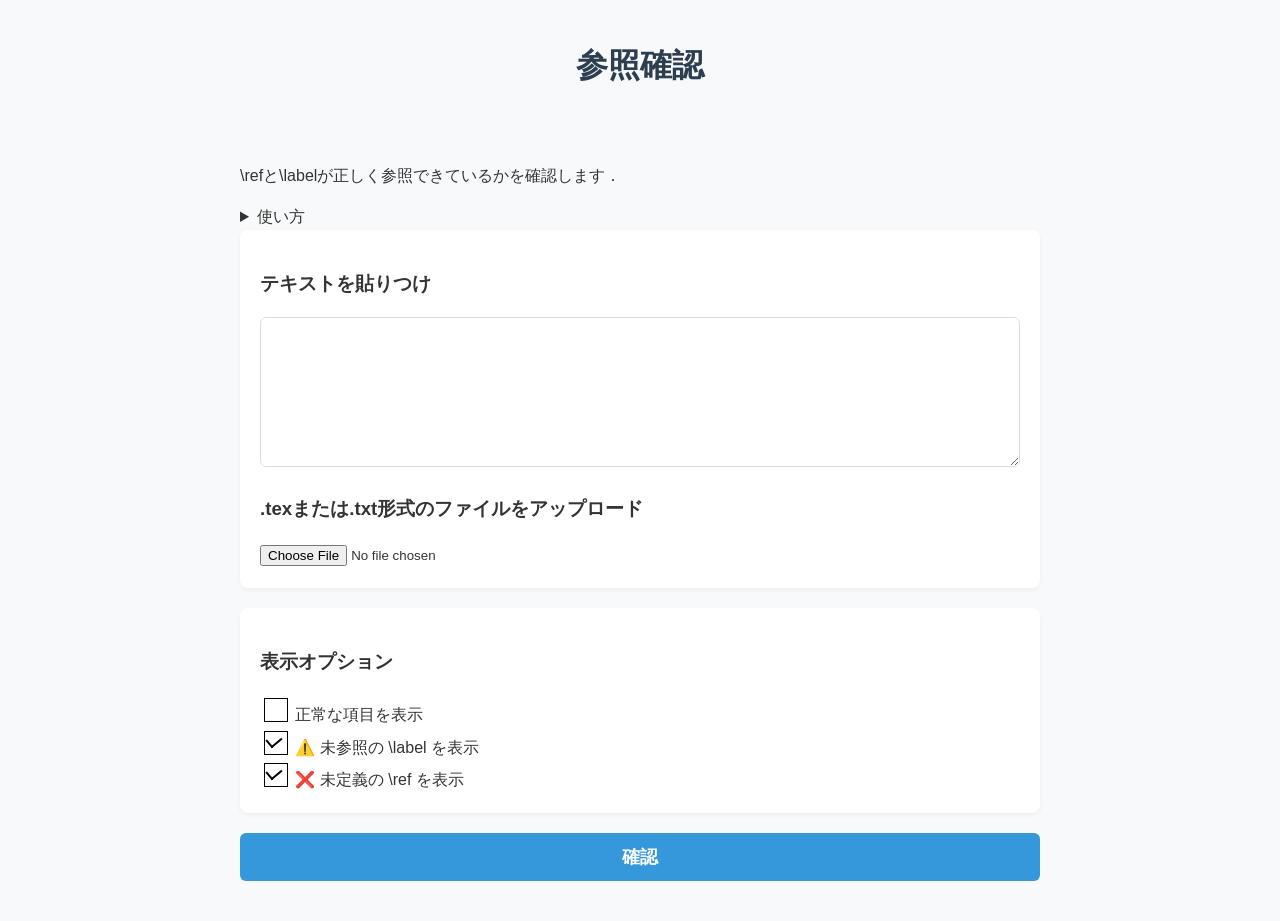
<file: index.html>
<!DOCTYPE html>
<html lang="ja">
<head>
	<meta charset="UTF-8">
	<title>ref&label checker</title>
	<link rel="stylesheet" href="style.css">
</head>

<body>
<h1>参照確認</h1><br/>
<p>\refと\labelが正しく参照できているかを確認します．</p>

<details>
	<summary>使い方</summary>
	<h3>使い方</h3>
	<ol>
		<li>下の入力欄にコードを貼り付け<br/>または，.texファイルをアップロード</li>
		<li>「表示オプション」で出力したい項目を選ぶ</li>
		<li>「確認」ボタンを押す</li>
		<li>出力欄に参照元と参照先の一覧を表示します</li>
	</ol>
</details>

<div class="section">
	<h3>テキストを貼りつけ</h3>
	<textarea id="text"></textarea>
	<h3>.texまたは.txt形式のファイルをアップロード</h3>
	<input type="file" id="file" accept=".tex, .txt"/>
</div>

<div class="section">
	<h3>表示オプション</h3>
	<label><input type="checkbox" id="showNormal"> 正常な項目を表示</label><br/>
	<label><input type="checkbox" id="showUnused" checked> ⚠️ 未参照の \label を表示</label><br/>
	<label><input type="checkbox" id="showUndefined" checked> ❌ 未定義の \ref を表示</label>
</div>

<button id="exe" class="main_btn">確認</button>

<div class="section" id="labelResult" style="display: none; padding: 15px;"></div>

<div class="toast" id="toast">テキストを入力，またはファイルをアップロードしてください</div>

<script src="script.js"></script>
</body>
</html>
</file>
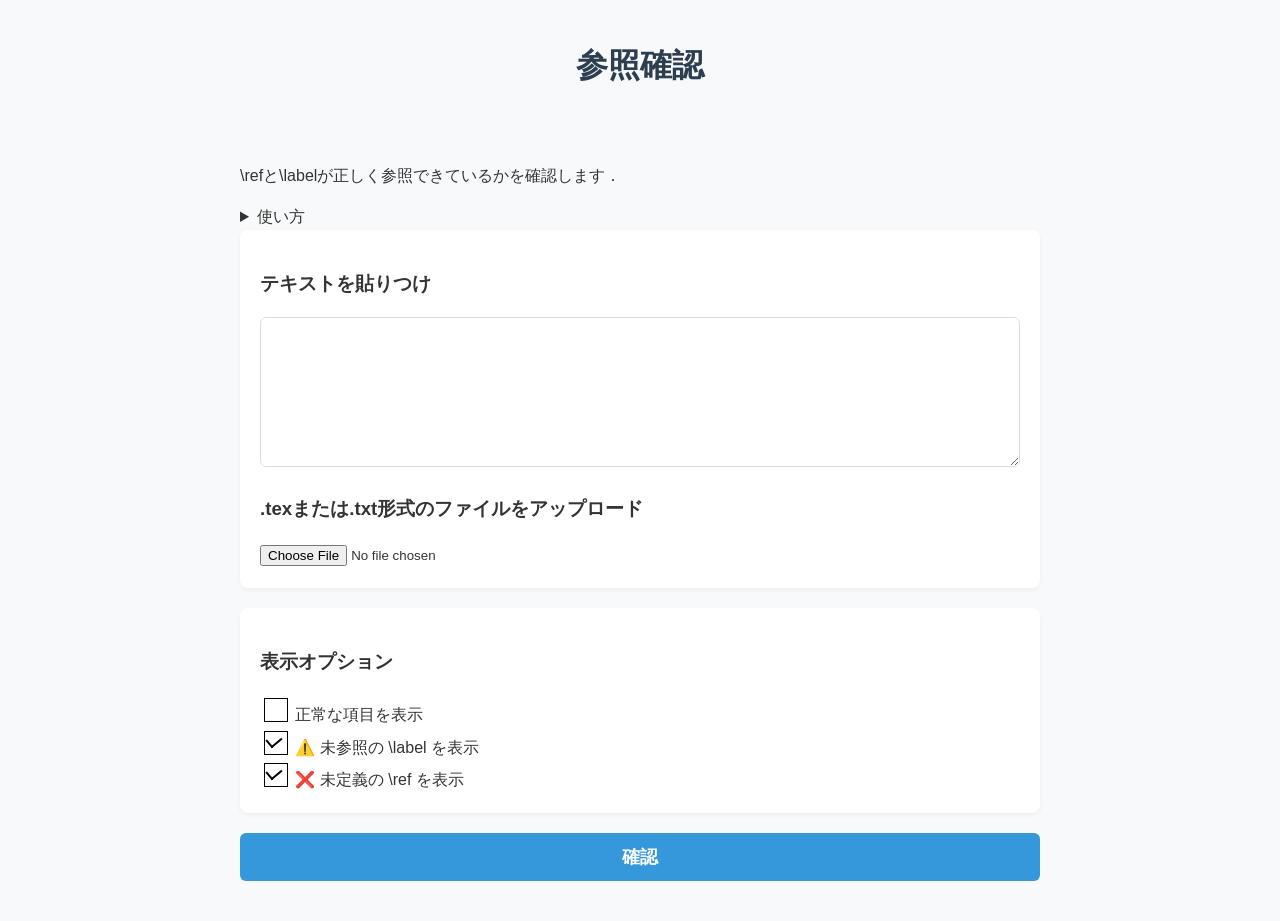
<file: ref_label_cheker/index.html>
<!DOCTYPE html>
<html lang="ja">
<head>
	<meta charset="UTF-8">
	<title>ref&label checker</title>
	<link rel="stylesheet" href="style.css">
</head>

<body>
<h1>参照確認</h1><br/>
<p>\refと\labelが正しく参照できているかを確認します．</p>

<details>
	<summary>使い方</summary>
	<h3>使い方</h3>
	<ol>
		<li>下の入力欄にコードを貼り付け<br/>または，.texファイルをアップロード</li>
		<li>「表示オプション」で出力したい項目を選ぶ</li>
		<li>「確認」ボタンを押す</li>
		<li>出力欄に参照元と参照先の一覧を表示します</li>
	</ol>
</details>

<div class="section">
	<h3>テキストを貼りつけ</h3>
	<textarea id="text"></textarea>
	<h3>.texまたは.txt形式のファイルをアップロード</h3>
	<input type="file" id="file" accept=".tex"/>
</div>

<div class="section">
	<h3>表示オプション</h3>
	<label><input type="checkbox" id="showNormal"> 正常な項目を表示</label><br/>
	<label><input type="checkbox" id="showUnused" checked> ⚠️ 未参照の \label を表示</label><br/>
	<label><input type="checkbox" id="showUndefined" checked> ❌ 未定義の \ref を表示</label>
</div>

<button id="exe" class="main_btn">確認</button>

<div class="section" id="labelResult" style="display: none; padding: 15px;"></div>

<div class="toast" id="toast">テキストを入力，またはファイルをアップロードしてください</div>

<script src="script.js"></script>
</body>
</html>
</file>
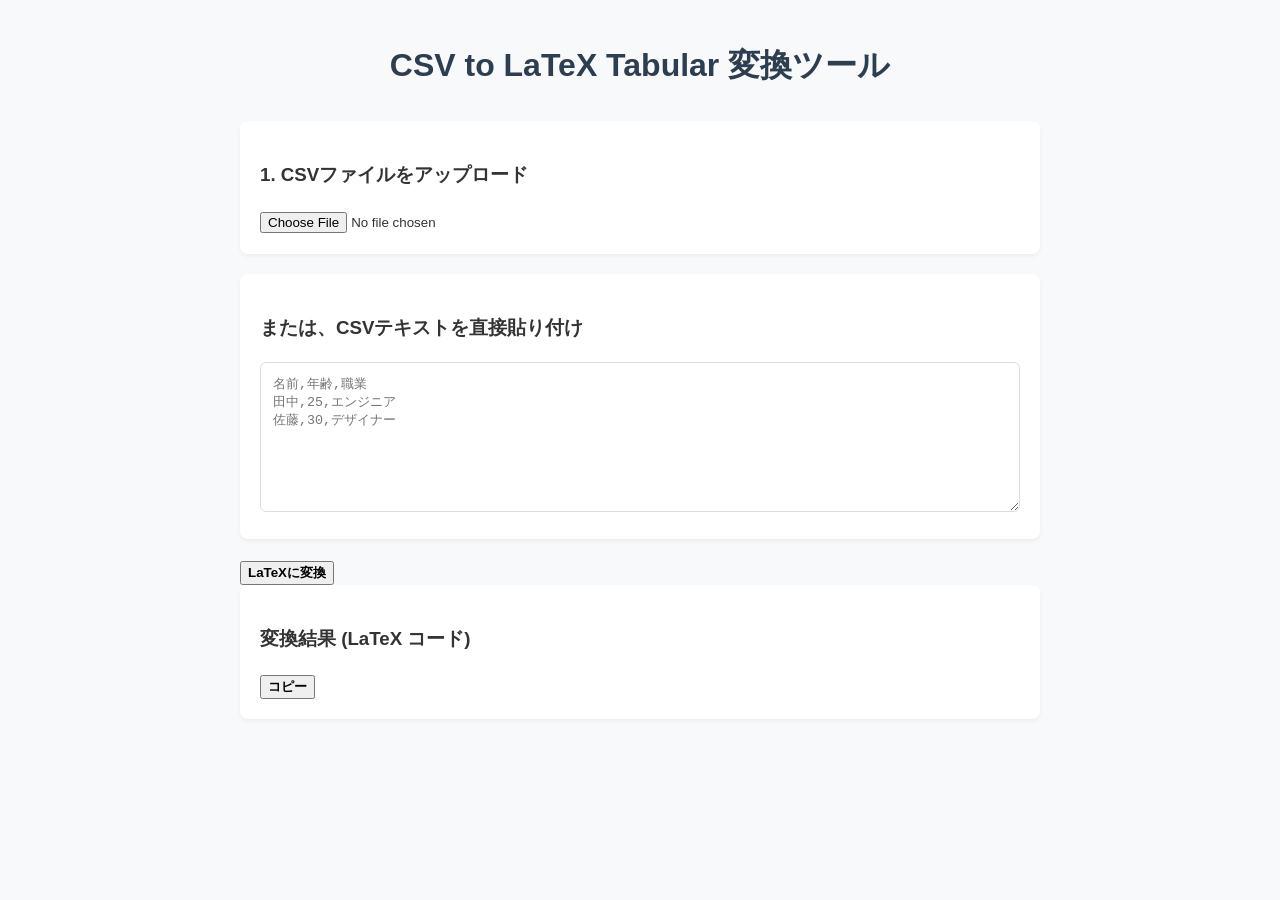
<file: csv-to-latex_tabular.html>
<!DOCTYPE html>
<html lang="ja">
<head>
    <meta charset="UTF-8">
    <meta name="viewport" content="width=device-width, initial-scale=1.0">
    <title>CSV to LaTeX Tabular Converter</title>
    <link rel="stylesheet" href="style.css">
</head>
<body>

    <h1>CSV to LaTeX Tabular 変換ツール</h1>

    <div class="section">
        <h3>1. CSVファイルをアップロード</h3>
        <input type="file" id="csvFile" accept=".csv">
    </div>

    <div class="section">
        <h3>または、CSVテキストを直接貼り付け</h3>
        <textarea id="csvText" placeholder="名前,年齢,職業&#10;田中,25,エンジニア&#10;佐藤,30,デザイナー"></textarea>
    </div>

    <button id="convertBtn" class="btn-main">LaTeXに変換</button>

    <div class="section">
        <h3>変換結果 (LaTeX コード)</h3>
        <pre><code id="output"></code></pre>
        <button id="copyBtn" class="btn-sub">コピー</button>
    </div>

    <script src="script.js"></script>
</body>
</html>
</file>
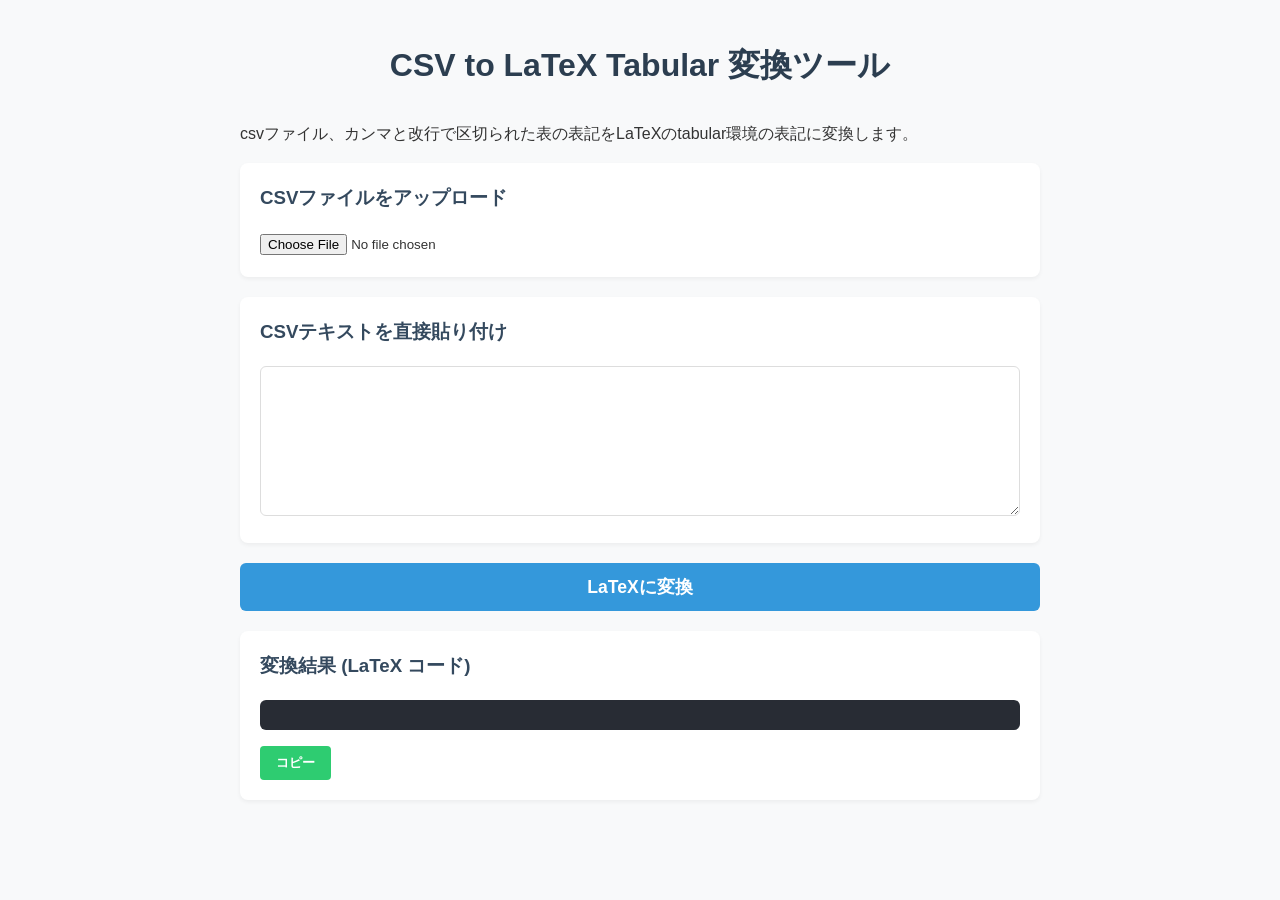
<file: csv-to-latex/csv-to-latex_tabular.html>
<!DOCTYPE html>
<html lang="ja">
<head>
    <meta charset="UTF-8">
    <meta name="viewport" content="width=device-width, initial-scale=1.0">
    <title>CSV to LaTeX Tabular Converter</title>
    <link rel="stylesheet" href="design.css">
</head>
<body>

    <h1>CSV to LaTeX Tabular 変換ツール</h1>
    <p>csvファイル、カンマと改行で区切られた表の表記をLaTeXのtabular環境の表記に変換します。</p>

    <div class="section">
        <h3>CSVファイルをアップロード</h3>
        <input type="file" id="csvFile" accept=".csv">
    </div>

    <div class="section">
        <h3>CSVテキストを直接貼り付け</h3>
        <textarea id="csvText" ></textarea>
    </div>

    <button id="convertBtn" class="btn-main">LaTeXに変換</button>

    <div class="section">
        <h3>変換結果 (LaTeX コード)</h3>
        <pre><code id="output"></code></pre>
        <button id="copyBtn" class="btn-sub">コピー</button>
    </div>

    <script src="scripts.js"></script>
</body>
</html>
</file>
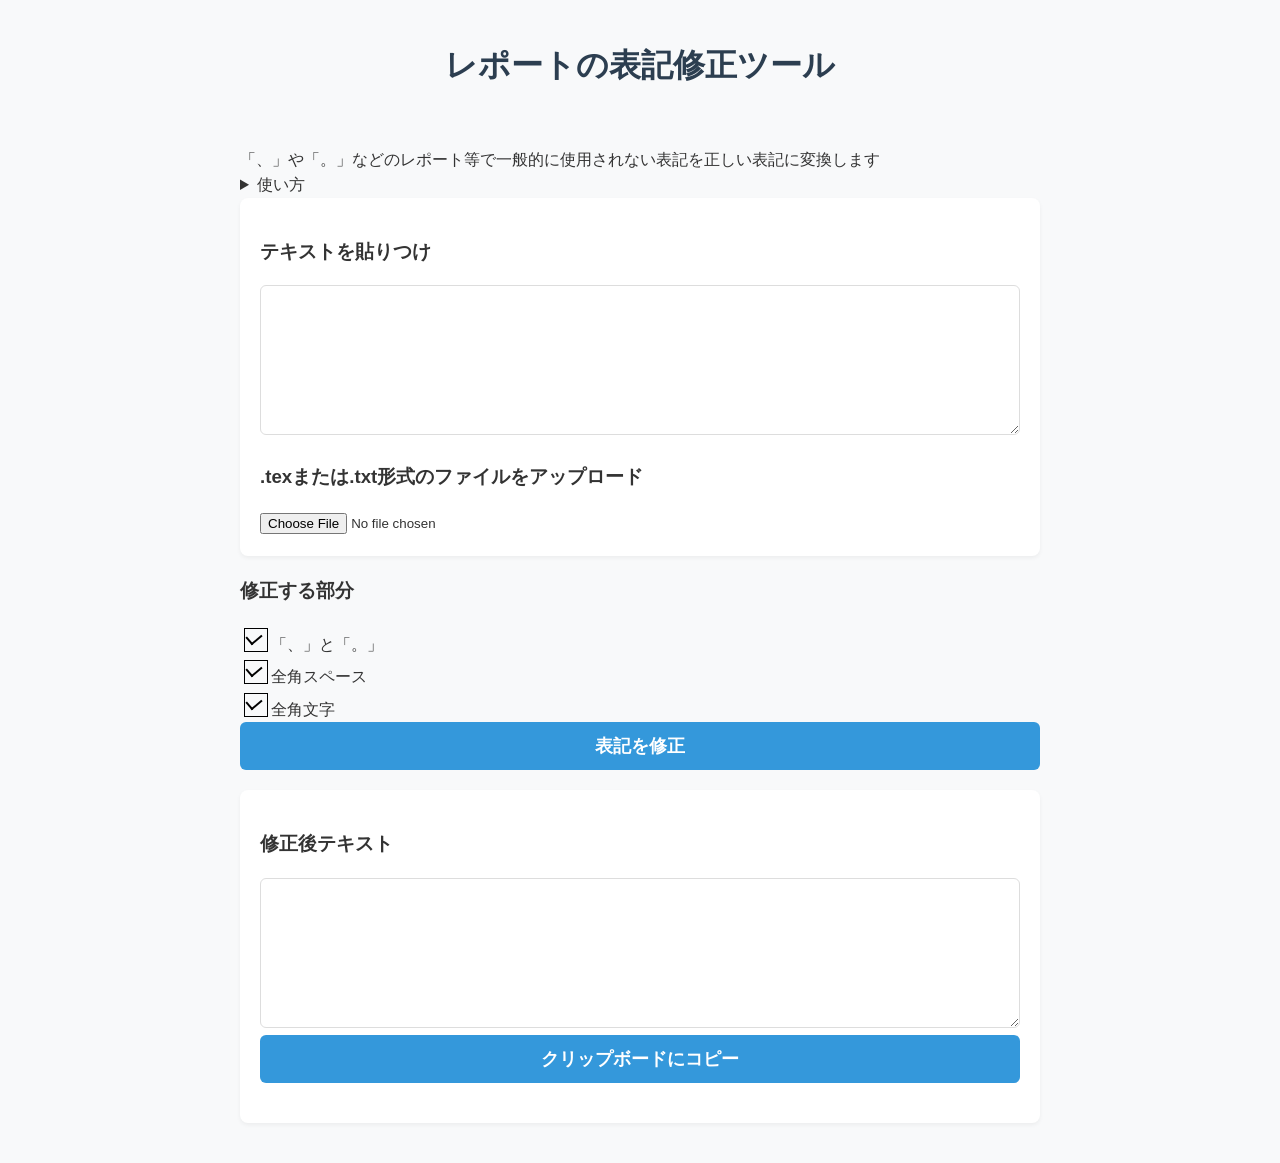
<file: kutouten/main.html>
<!DOCTYPE html>
<html lang="ja">
<head>
	<meta charset="UTF-8">
	<title>文章整理-LaTeX-</title>
	<link rel="stylesheet" href="style.css">


</head>

<body>
<h1>レポートの表記修正ツール</h1><br/>
<a>「、」や「。」などのレポート等で一般的に使用されない表記を正しい表記に変換します</a>

<details>
	<summary>使い方</summary>
	<h3>使い方</h3>
	<ol>
		<li>下の「テキストを貼り付け」の下の欄に変換したいテキストを入力する<br/>もしくは.texファイルをアップロードする</li>
		<li>修正したい部分にチェックを入れる</li>
		<li>下の青いボタン「表記を修正」を押す</li>
	</ol>
	<p>※文字数制限は基本的にありませんが、計算量がO(N)なので注意してください。</p>
</details>

<div class="section">
	<h3>テキストを貼りつけ</h3>
	<textarea id="text"></textarea>
	<h3>.texまたは.txt形式のファイルをアップロード</h3>
	<input type="file" id="file" accept=".tex, .txt"/>
</div>

<div class="check_list">
<h3>修正する部分</h3>
<label><input type="checkbox" id="kutouten" checked>「、」と「。」</label><br/>
<label><input type="checkbox" id="space" checked>全角スペース</label><br/>
<label><input type="checkbox" id="zenkaku" checked>全角文字</label>
</div>

<button id="exe" class="main_btn" onClick="exe()">表記を修正</button>

<div class="section">
	<h3>修正後テキスト</h3>
	<textarea id="output"></textarea>
	<button id="copy" class="main_btn">クリップボードにコピー</button>
</div>


<div class="toast" id="toast">クリップボードにコピーしました</div>


<script src="scripts.js"></script>
</body>
</html>
</file>
<file: style.css>
textarea {
    width: 100%;
    height: 150px;
    font-family: 'Courier New', Courier, monospace;
    box-sizing: border-box;
    padding: 12px;
    border: 1px solid #ddd;
    border-radius: 6px;
    resize: vertical;
}

body {
    font-family: 'Helvetica Neue', Arial, sans-serif;
    margin: 40px auto;
    max-width: 800px;
    padding: 0 20px;
    background-color: #f8f9fa;
    color: #333;
    line-height: 1.6;
}

h1 {
    color: #2c3e50;
    text-align: center;
    margin-bottom: 30px;
}

.section {
    background: #ffffff;
    padding: 20px;
    margin-bottom: 20px;
    border-radius: 8px;
    box-shadow: 0 2px 4px rgba(0,0,0,0.05);
}

button {
    font-weight: bold;
    cursor: pointer;
    transition: background 0.2s;
}

.main_btn {
    display: block;
    width: 100%;
    font-size: 1.1em;
    padding: 12px;
    background-color: #3498db;
    color: white;
    border: none;
    border-radius: 6px;
    margin-bottom: 20px;
}

input[type="checkbox"] {
  position: relative;
  width: 24px;
  height: 24px;
  border: 1px solid #000;
  vertical-align: -5px;
  -webkit-appearance: none;
     -moz-appearance: none;
          appearance: none;
}

input[type="checkbox"]:checked:before {
  position: absolute;
  top: 1px;
  left: 4px;
  transform: rotate(50deg);
  width: 8px;
  height: 12px;
  border-right: 2px solid #000;
  border-bottom: 2px solid #000;
  content: '';
}

.toast {
  position: fixed;
  top: -100px;
  left: 50%;
  transform: translateX(-50%);
  background-color: #333;
  color: #fff;
  padding: 12px 24px;
  border-radius: 8px;
  box-shadow: 0 4px 12px rgba(0, 0, 0, 0.15);
  font-size: 14px;
  font-weight: bold;
  z-index: 9999; 
  transition: top 0.4s ease-in-out; 
}

.toast.show {
  top: 20px; 
}

.toast1 {
  position: fixed;
  top: -100px;
  left: 50%;
  transform: translateX(-50%);
  background-color: #333;
  color: #fff;
  padding: 12px 24px;
  border-radius: 8px;
  box-shadow: 0 4px 12px rgba(0, 0, 0, 0.15);
  font-size: 14px;
  font-weight: bold;
  z-index: 9999; 
  transition: top 0.4s ease-in-out; 
}

.toast1.show {
  top: 20px; 
}
</file>
<file: ref_label_cheker/style.css>
textarea {
    width: 100%;
    height: 150px;
    font-family: 'Courier New', Courier, monospace;
    box-sizing: border-box;
    padding: 12px;
    border: 1px solid #ddd;
    border-radius: 6px;
    resize: vertical;
}

body {
    font-family: 'Helvetica Neue', Arial, sans-serif;
    margin: 40px auto;
    max-width: 800px;
    padding: 0 20px;
    background-color: #f8f9fa;
    color: #333;
    line-height: 1.6;
}

h1 {
    color: #2c3e50;
    text-align: center;
    margin-bottom: 30px;
}

.section {
    background: #ffffff;
    padding: 20px;
    margin-bottom: 20px;
    border-radius: 8px;
    box-shadow: 0 2px 4px rgba(0,0,0,0.05);
}

button {
    font-weight: bold;
    cursor: pointer;
    transition: background 0.2s;
}

.main_btn {
    display: block;
    width: 100%;
    font-size: 1.1em;
    padding: 12px;
    background-color: #3498db;
    color: white;
    border: none;
    border-radius: 6px;
    margin-bottom: 20px;
}

input[type="checkbox"] {
  position: relative;
  width: 24px;
  height: 24px;
  border: 1px solid #000;
  vertical-align: -5px;
  -webkit-appearance: none;
     -moz-appearance: none;
          appearance: none;
}

input[type="checkbox"]:checked:before {
  position: absolute;
  top: 1px;
  left: 4px;
  transform: rotate(50deg);
  width: 8px;
  height: 12px;
  border-right: 2px solid #000;
  border-bottom: 2px solid #000;
  content: '';
}

.toast {
  position: fixed;
  top: -100px;
  left: 50%;
  transform: translateX(-50%);
  background-color: #333;
  color: #fff;
  padding: 12px 24px;
  border-radius: 8px;
  box-shadow: 0 4px 12px rgba(0, 0, 0, 0.15);
  font-size: 14px;
  font-weight: bold;
  z-index: 9999; 
  transition: top 0.4s ease-in-out; 
}

.toast.show {
  top: 20px; 
}

.toast1 {
  position: fixed;
  top: -100px;
  left: 50%;
  transform: translateX(-50%);
  background-color: #333;
  color: #fff;
  padding: 12px 24px;
  border-radius: 8px;
  box-shadow: 0 4px 12px rgba(0, 0, 0, 0.15);
  font-size: 14px;
  font-weight: bold;
  z-index: 9999; 
  transition: top 0.4s ease-in-out; 
}

.toast1.show {
  top: 20px; 
}
</file>
<file: csv-to-latex/design.css>
body {
    font-family: 'Helvetica Neue', Arial, sans-serif;
    margin: 40px auto;
    max-width: 800px;
    padding: 0 20px;
    background-color: #f8f9fa;
    color: #333;
    line-height: 1.6;
}

h1 {
    color: #2c3e50;
    text-align: center;
    margin-bottom: 30px;
}

.section {
    background: #ffffff;
    padding: 20px;
    margin-bottom: 20px;
    border-radius: 8px;
    box-shadow: 0 2px 4px rgba(0,0,0,0.05);
}

h3 {
    margin-top: 0;
    color: #34495e;
}

textarea {
    width: 100%;
    height: 150px;
    font-family: 'Courier New', Courier, monospace;
    box-sizing: border-box;
    padding: 12px;
    border: 1px solid #ddd;
    border-radius: 6px;
    resize: vertical;
}

button {
    font-weight: bold;
    cursor: pointer;
    transition: background 0.2s;
}

.btn-main {
    display: block;
    width: 100%;
    font-size: 1.1em;
    padding: 12px;
    background-color: #3498db;
    color: white;
    border: none;
    border-radius: 6px;
    margin-bottom: 20px;
}

.btn-main:hover {
    background-color: #2980b9;
}

pre {
    background: #282c34;
    color: #abb2bf;
    padding: 15px;
    border-radius: 6px;
    overflow-x: auto;
    font-family: 'Courier New', Courier, monospace;
}

.btn-sub {
    padding: 8px 16px;
    background-color: #2ecc71;
    color: white;
    border: none;
    border-radius: 4px;
}

.btn-sub:hover {
    background-color: #27ae60;
}
</file>
<file: kutouten/style.css>
textarea {
    width: 100%;
    height: 150px;
    font-family: 'Courier New', Courier, monospace;
    box-sizing: border-box;
    padding: 12px;
    border: 1px solid #ddd;
    border-radius: 6px;
    resize: vertical;
}

body {
    font-family: 'Helvetica Neue', Arial, sans-serif;
    margin: 40px auto;
    max-width: 800px;
    padding: 0 20px;
    background-color: #f8f9fa;
    color: #333;
    line-height: 1.6;
}

h1 {
    color: #2c3e50;
    text-align: center;
    margin-bottom: 30px;
}

.section {
    background: #ffffff;
    padding: 20px;
    margin-bottom: 20px;
    border-radius: 8px;
    box-shadow: 0 2px 4px rgba(0,0,0,0.05);
}

button {
    font-weight: bold;
    cursor: pointer;
    transition: background 0.2s;
}

.main_btn {
    display: block;
    width: 100%;
    font-size: 1.1em;
    padding: 12px;
    background-color: #3498db;
    color: white;
    border: none;
    border-radius: 6px;
    margin-bottom: 20px;
}

input[type="checkbox"] {
  position: relative;
  width: 24px;
  height: 24px;
  border: 1px solid #000;
  vertical-align: -5px;
  -webkit-appearance: none;
     -moz-appearance: none;
          appearance: none;
}

input[type="checkbox"]:checked:before {
  position: absolute;
  top: 1px;
  left: 4px;
  transform: rotate(50deg);
  width: 8px;
  height: 12px;
  border-right: 2px solid #000;
  border-bottom: 2px solid #000;
  content: '';
}

.toast {
  position: fixed;
  top: -100px;
  left: 50%;
  transform: translateX(-50%);
  background-color: #333;
  color: #fff;
  padding: 12px 24px;
  border-radius: 8px;
  box-shadow: 0 4px 12px rgba(0, 0, 0, 0.15);
  font-size: 14px;
  font-weight: bold;
  z-index: 9999; 
  transition: top 0.4s ease-in-out; 
}

.toast.show {
  top: 20px; 
}
</file>
